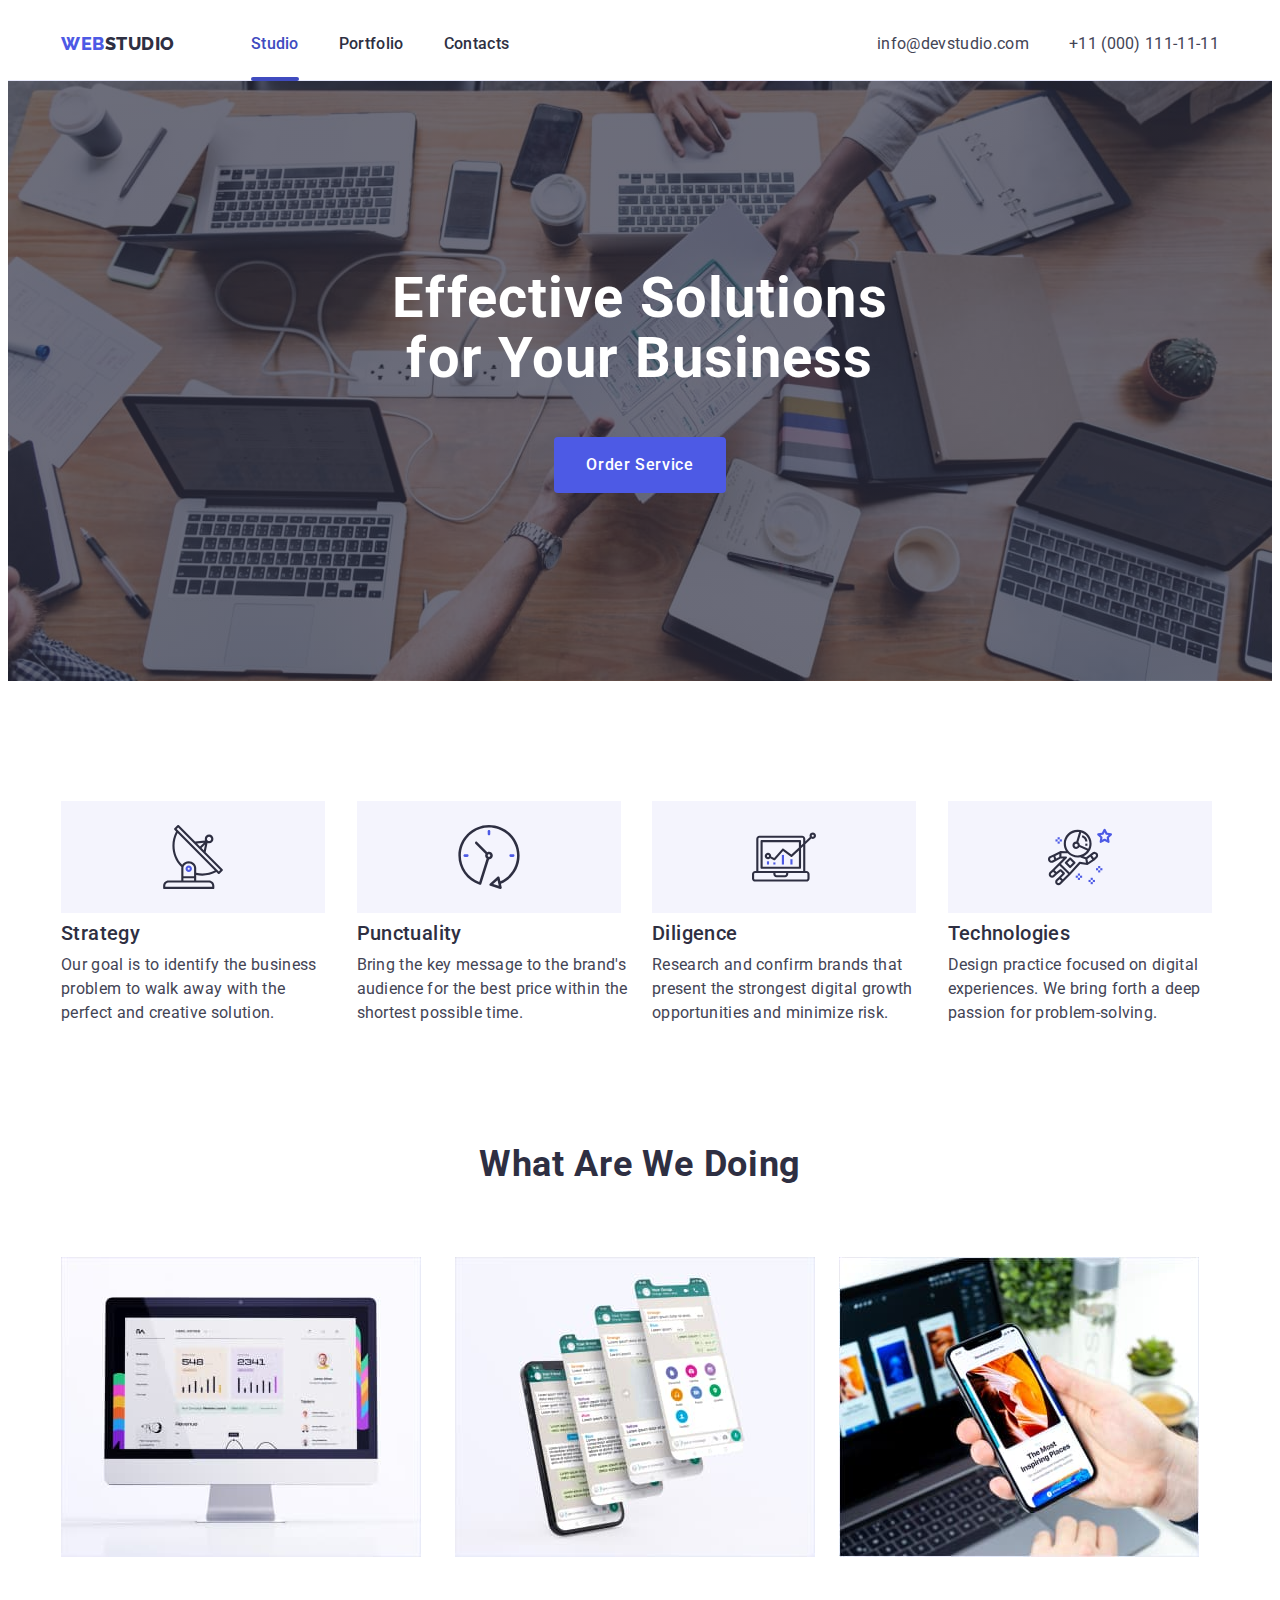
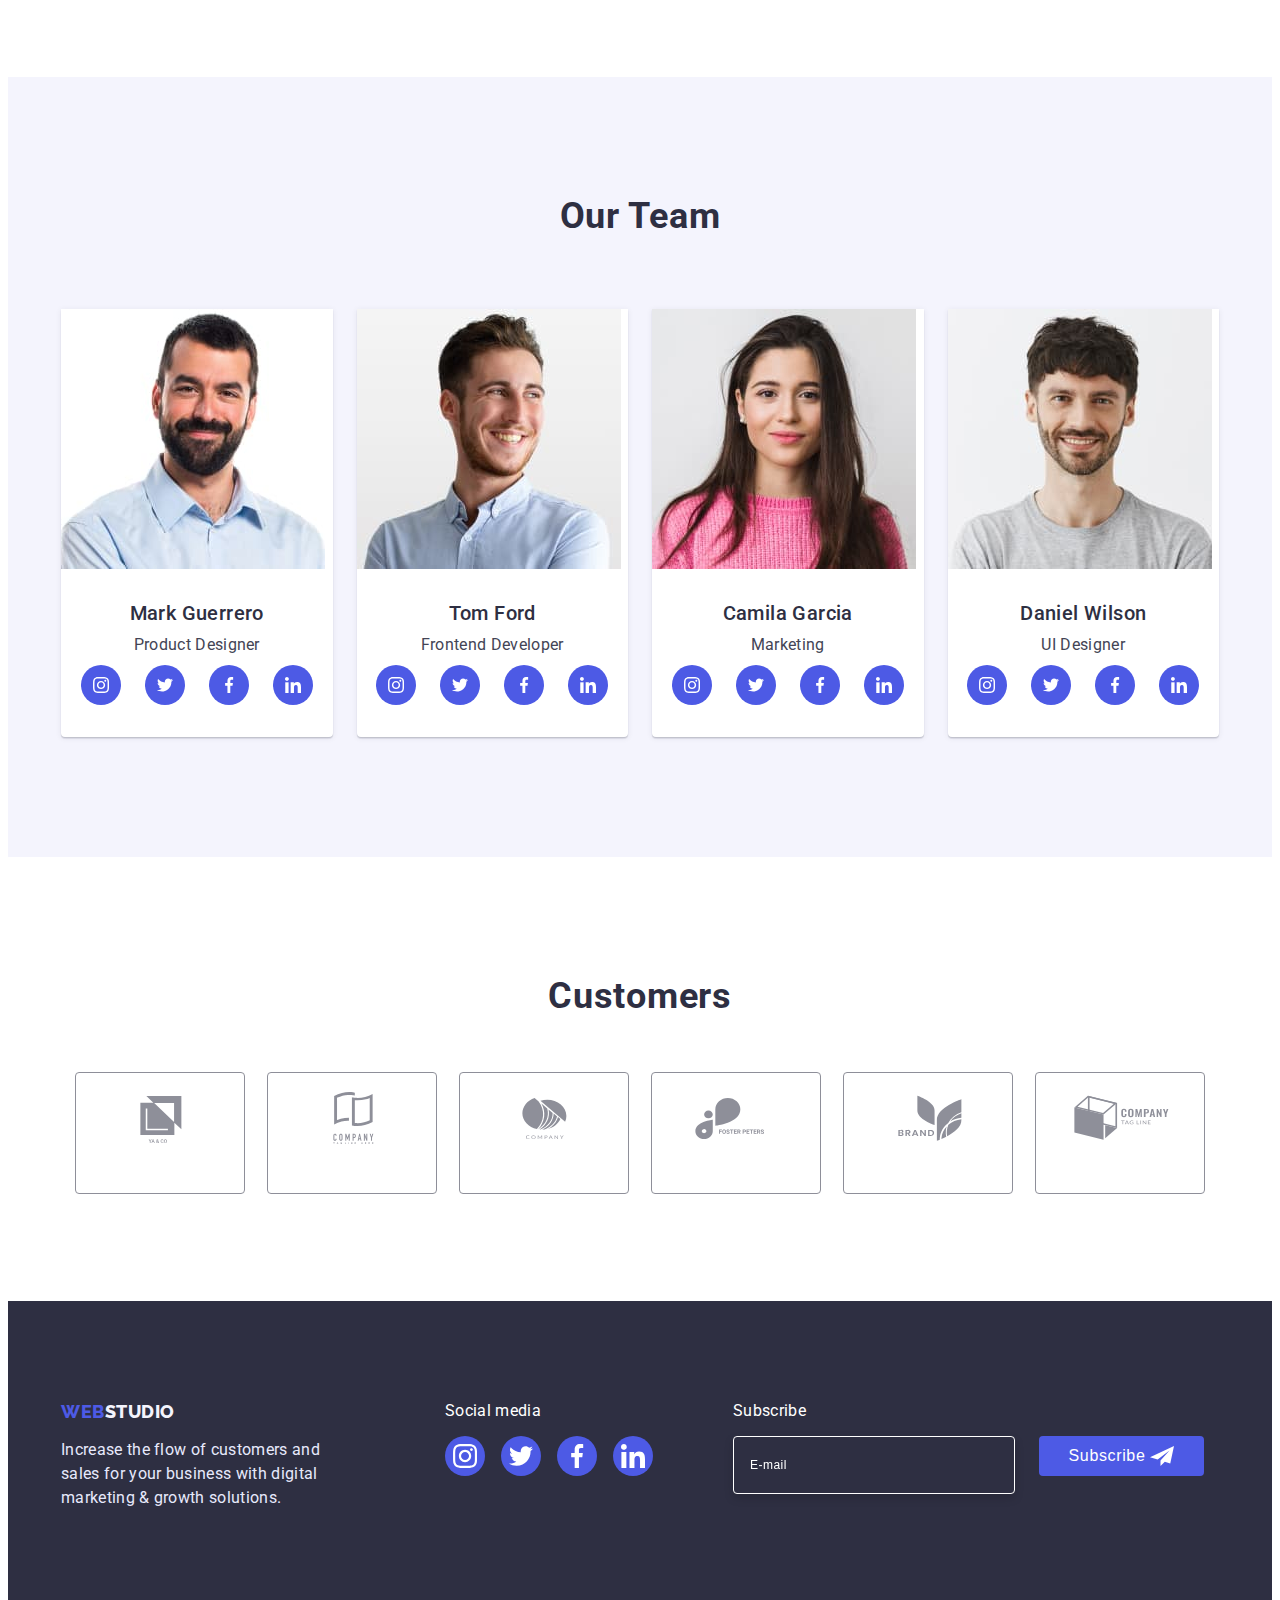
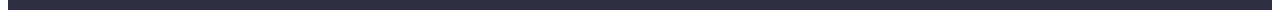
<file: index.html>
<!DOCTYPE html>
<html lang="en">
  <head>
    <meta charset="UTF-8" />
    <meta http-equiv="X-UA-Compatible" content="IE=edge" />
    <meta name="viewport" content="width=device-width, initial-scale=1.0" />
    <title>WebStudio</title>
    <link rel="preconnect" href="https://fonts.googleapis.com" />
    <link rel="preconnect" href="https://fonts.gstatic.com" crossorigin />
    <link
      href="https://fonts.googleapis.com/css2?family=Raleway:wght@800&family=Roboto:wght@400;500;700&display=swap"
      rel="stylesheet"
    />
    <link
      rel="stylesheet"
      href="https://cdnjs.cloudflare.com/ajax/libs/modern-normalize/1.1.0/modern-normalize.min.css"
      integrity="sha512-wpPYUAdjBVSE4KJnH1VR1HeZfpl1ub8YT/NKx4PuQ5NmX2tKuGu6U/JRp5y+Y8XG2tV+wKQpNHVUX03MfMFn9Q=="
      crossorigin="anonymous"
      referrerpolicy="no-referrer"
    />
    <link rel="stylesheet" href="./css/styles.css" />
  </head>
  <body class="pages">
    <!-- шапка -->
    <header class="header">
      <div class="container header-container">
        <nav class="header-navigation">
          <a href="./index.html" class="logo link"
            >Web<span class="logo-studio">Studio</span></a
          >
          <ul class="header-list list">
            <li class="header-item">
              <a class="header-link link bottom-line box" href="./index.html"
                >Studio</a
              >
            </li>
            <li class="header-item">
              <a class="header-link link box" href="./portfolio.html"
                >Portfolio</a
              >
            </li>
            <li class="header-item">
              <a class="header-link link box" href="">Contacts</a>
            </li>
          </ul>
        </nav>
        <address class="address">
          <ul class="address-list list">
            <li class="address-item">
              <a class="address-link link box" href="mailto:info@devstudio.com"
                >info@devstudio.com</a
              >
            </li>
            <li class="address-item">
              <a class="address-link link box" href="tel:+110001111111"
                >+11 (000) 111-11-11</a
              >
            </li>
          </ul>
        </address>
      </div>
    </header>
    <main>
      <!-- секція 1- hero -->
      <section class="hero">
        <div class="container hero-container">
          <h1 class="hero-title">Effective Solutions for Your Business</h1>
          <button type="button" class="hero-button box" data-modal-open>
            Order Service
          </button>
        </div>
      </section>
      <!-- секція 2  advantages-->
      <section class="advantages">
        <h2 hidden class="advantages-title">Advantages</h2>
        <div class="container advantages-container">
          <ul class="advantages-list list">
            <li class="advantages-item">
              <div class="abvantages-wrapper">
                <svg width="64" height="64" class="adventages-icon">
                  <use href="./images/icons.svg#icon-antenna"></use>
                </svg>
              </div>
              <h3 class="advantages-list-title title">Strategy</h3>
              <p class="advantages-text text">
                Our goal is to identify the business problem to walk away with
                the perfect and creative solution.
              </p>
            </li>
            <li class="advantages-item">
              <div class="abvantages-wrapper">
                <svg width="64" height="64" class="adventages-icon">
                  <use href="./images/icons.svg#icon-clock"></use>
                </svg>
              </div>
              <h3 class="advantages-list-title title">Punctuality</h3>
              <p class="advantages-text text">
                Bring the key message to the brand's audience for the best price
                within the shortest possible time.
              </p>
            </li>
            <li class="advantages-item">
              <div class="abvantages-wrapper">
                <svg width="64" height="64" class="adventages-icon">
                  <use href="./images/icons.svg#icon-diagram"></use>
                </svg>
              </div>
              <h3 class="advantages-list-title title">Diligence</h3>
              <p class="advantages-text text">
                Research and confirm brands that present the strongest digital
                growth opportunities and minimize risk.
              </p>
            </li>
            <li class="advantages-item">
              <div class="abvantages-wrapper">
                <svg width="64" height="64" class="adventages-icon">
                  <use href="./images/icons.svg#icon-astronaut"></use>
                </svg>
              </div>
              <h3 class="advantages-list-title title">Technologies</h3>
              <p class="advantages-text text">
                Design practice focused on digital experiences. We bring forth a
                deep passion for problem-solving.
              </p>
            </li>
          </ul>
        </div>
      </section>
      <!-- секція 3 examples -->
      <section class="examples">
        <div class="container">
          <h2 class="examples-title">What are we doing</h2>
          <ul class="examples-list list">
            <li class="examples-item">
              <img src="./images/img-1.jpg" alt="computer" width="360" />
            </li>
            <li>
              <img src="./images/img-2.jpg" alt="mobile phone" width="360" />
            </li>
            <li>
              <img
                src="./images/img-3.jpg"
                alt="mobile phone on hand"
                width="360"
              />
            </li>
          </ul>
        </div>
      </section>
      <!-- секція 4 team -->
      <section class="team">
        <div class="container">
          <h2 class="team-title">Our Team</h2>
          <ul class="team-list list">
            <li class="team-item">
              <img
                src="./images/img-4.jpg"
                alt="photo"
                class="team-img"
                width="264"
              />
              <div class="team-wrap">
                <h3 class="team-list-title title">Mark Guerrero</h3>
                <p class="team-text text">Product Designer</p>
                <ul class="team-social-list list">
                  <li class="team-social-iteam">
                    <a href="" class="team-social-link link box"
                      ><svg width="16" height="16" class="team-social-icon">
                        <use href="./images/icons.svg#icon-instagram"></use>
                      </svg>
                    </a>
                  </li>
                  <li class="team-social-iteam">
                    <a href="" class="team-social-link link box">
                      <svg width="16" height="16" class="team-social-icon">
                        <use href="./images/icons.svg#icon-twitter"></use>
                      </svg>
                    </a>
                  </li>
                  <li class="team-social-iteam">
                    <a href="" class="team-social-link link box"
                      ><svg width="16" height="16" class="team-social-icon">
                        <use href="./images/icons.svg#icon-facebook"></use>
                      </svg>
                    </a>
                  </li>
                  <li class="team-social-iteam">
                    <a href="" class="team-social-link link box"
                      ><svg width="16" height="16" class="team-social-icon">
                        <use href="./images/icons.svg#icon-linkedin"></use>
                      </svg>
                    </a>
                  </li>
                </ul>
              </div>
            </li>
            <li class="team-item">
              <img
                src="./images/img-5.jpg"
                alt="photo"
                class="team-img"
                width="264"
              />
              <div class="team-wrap">
                <h3 class="team-list-title title">Tom Ford</h3>
                <p class="team-text text">Frontend Developer</p>
                <ul class="team-social-list list">
                  <li class="team-social-iteam">
                    <a href="" class="team-social-link link box"
                      ><svg width="16" height="16" class="team-social-icon">
                        <use href="./images/icons.svg#icon-instagram"></use>
                      </svg>
                    </a>
                  </li>
                  <li class="team-social-iteam">
                    <a href="" class="team-social-link link box">
                      <svg width="16" height="16" class="team-social-icon">
                        <use href="./images/icons.svg#icon-twitter"></use>
                      </svg>
                    </a>
                  </li>
                  <li class="team-social-iteam">
                    <a href="" class="team-social-link link box"
                      ><svg width="16" height="16" class="team-social-icon">
                        <use href="./images/icons.svg#icon-facebook"></use>
                      </svg>
                    </a>
                  </li>
                  <li class="team-social-iteam">
                    <a href="" class="team-social-link link box"
                      ><svg width="16" height="16" class="team-social-icon">
                        <use href="./images/icons.svg#icon-linkedin"></use>
                      </svg>
                    </a>
                  </li>
                </ul>
              </div>
            </li>
            <li class="team-item">
              <img
                src="./images/img-6.jpg"
                alt="photo"
                class="team-img"
                width="264"
              />
              <div class="team-wrap">
                <h3 class="team-list-title title">Camila Garcia</h3>
                <p class="team-text text">Marketing</p>
                <ul class="team-social-list list">
                  <li class="team-social-iteam">
                    <a href="" class="team-social-link link box"
                      ><svg width="16" height="16" class="team-social-icon">
                        <use href="./images/icons.svg#icon-instagram"></use>
                      </svg>
                    </a>
                  </li>
                  <li class="team-social-iteam">
                    <a href="" class="team-social-link link box">
                      <svg width="16" height="16" class="team-social-icon">
                        <use href="./images/icons.svg#icon-twitter"></use>
                      </svg>
                    </a>
                  </li>
                  <li class="team-social-iteam">
                    <a href="" class="team-social-link link box"
                      ><svg width="16" height="16" class="team-social-icon">
                        <use href="./images/icons.svg#icon-facebook"></use>
                      </svg>
                    </a>
                  </li>
                  <li class="team-social-iteam">
                    <a href="" class="team-social-link link box"
                      ><svg width="16" height="16" class="team-social-icon">
                        <use href="./images/icons.svg#icon-linkedin"></use>
                      </svg>
                    </a>
                  </li>
                </ul>
              </div>
            </li>
            <li class="team-item">
              <img
                src="./images/img-7.jpg"
                alt="photo"
                class="team-img"
                width="264"
              />
              <div class="team-wrap">
                <h3 class="team-list-title title">Daniel Wilson</h3>
                <p class="team-text text">UI Designer</p>
                <ul class="team-social-list list">
                  <li class="team-social-iteam">
                    <a href="" class="team-social-link link box"
                      ><svg width="16" height="16" class="team-social-icon">
                        <use href="./images/icons.svg#icon-instagram"></use>
                      </svg>
                    </a>
                  </li>
                  <li class="team-social-iteam">
                    <a href="" class="team-social-link link box">
                      <svg width="16" height="16" class="team-social-icon">
                        <use href="./images/icons.svg#icon-twitter"></use>
                      </svg>
                    </a>
                  </li>
                  <li class="team-social-iteam">
                    <a href="" class="team-social-link link box"
                      ><svg width="16" height="16" class="team-social-icon">
                        <use href="./images/icons.svg#icon-facebook"></use>
                      </svg>
                    </a>
                  </li>
                  <li class="team-social-iteam">
                    <a href="" class="team-social-link link box"
                      ><svg width="16" height="16" class="team-social-icon">
                        <use href="./images/icons.svg#icon-linkedin"></use>
                      </svg>
                    </a>
                  </li>
                </ul>
              </div>
            </li>
          </ul>
        </div>
      </section>
      <!-- секція 5 -customers -->
      <section class="customers">
        <div class="container">
          <h2 class="customers-title">Customers</h2>
          <ul class="customers-list list">
            <li class="customers-item">
              <a class="link-icon box" href="">
                <svg width="104" height="56" class="customers-icon">
                  <use href="./images/icons.svg#icon-logo-customers-1"></use>
                </svg>
              </a>
            </li>
            <li class="customers-item">
              <a class="link-icon" href="">
                <svg width="104" height="56" class="customers-icon box">
                  <use href="./images/icons.svg#icon-logo-customers-2"></use>
                </svg>
              </a>
            </li>
            <li class="customers-item">
              <a class="link-icon" href="">
                <svg width="104" height="56" class="customers-icon box">
                  <use href="./images/icons.svg#icon-logo-customers-3"></use>
                </svg>
              </a>
            </li>
            <li class="customers-item">
              <a class="link-icon" href="">
                <svg width="104" height="56" class="customers-icon box">
                  <use href="./images/icons.svg#icon-logo-customers-4"></use>
                </svg>
              </a>
            </li>
            <li class="customers-item">
              <a class="link-icon" href="">
                <svg width="104" height="56" class="customers-icon box">
                  <use href="./images/icons.svg#icon-logo-customers-5"></use>
                </svg>
              </a>
            </li>
            <li class="customers-item">
              <a class="link-icon" href="">
                <svg width="104" height="56" class="customers-icon box">
                  <use href="./images/icons.svg#icon-logo-customers-6"></use>
                </svg>
              </a>
            </li>
          </ul>
        </div>
      </section>
    </main>
    <!-- підвал -->
    <footer class="footer">
      <div class="container">
        <div>
          <a href="./index.html" class="logo-footer link"
            >Web<span class="logo-footer-studio">Studio</span></a
          >
          <p class="footer-text text">
            Increase the flow of customers and sales for your business with
            digital marketing & growth solutions.
          </p>
        </div>
        <div class="footer-container">
          <p class="footer-text-icon">Social media</p>
          <ul class="footer-social-list list">
            <li class="footer-social-iteam">
              <a href="" class="footer-social-link link box"
                ><svg width="24" height="24" class="footer-social-icon">
                  <use href="./images/icons.svg#icon-instagram"></use>
                </svg>
              </a>
            </li>
            <li class="footer-social-iteam">
              <a href="" class="footer-social-link link box">
                <svg width="24" height="24" class="footer-social-icon">
                  <use href="./images/icons.svg#icon-twitter"></use>
                </svg>
              </a>
            </li>
            <li class="footer-social-iteam">
              <a href="" class="footer-social-link link box"
                ><svg width="24" height="24" class="footer-social-icon">
                  <use href="./images/icons.svg#icon-facebook"></use>
                </svg>
              </a>
            </li>
            <li class="footer-social-iteam">
              <a href="" class="footer-social-link link box"
                ><svg width="24" height="24" class="footer-social-icon">
                  <use href="./images/icons.svg#icon-linkedin"></use>
                </svg>
              </a>
            </li>
          </ul>
        </div>
        <div class="form-wrap">
          <p class="footer-text-icon">Subscribe</p>
          <form class="footer-form">
            <label aria-label="footer-email">
              <input
                type="email"
                name="email"
                class="footer-intup"
                placeholder="E-mail"
              />
            </label>
            <button class="footer-button box" type="submit">
              Subscribe
              <span>
                <svg width="24" height="24" class="">
                  <use href="./images/icons.svg#icon-frame-telegram"></use>
                </svg>
              </span>
            </button>
          </form>
        </div>
      </div>
    </footer>
    <div class="backdrop is-hidden" data-modal>
      <div class="modal">
        <button type="button" class="modal-close" data-modal-close>
          <svg width="8px" height="8px" class="modal-icon">
            <use href="./images/icons.svg#icon-close"></use>
          </svg>
        </button>
        <p class="modal-title">Leave your contacts and we will call you back</p>
        <form class="modal-form">
          <label class="modal-label box">
            <span class="modal-span">Name</span
            ><span class="modal-wrap">
              <input
                type="text"
                name="user-name"
                class="modal-input"
                required
              />
              <svg width="13" height="13" class="modal-icon-svg">
                <use href="./images/icons.svg#icon-modal-1"></use>
              </svg>
            </span>
          </label>
          <label class="modal-label box">
            <span class="modal-span">Phone</span
            ><span class="modal-wrap">
              <input
                type="tel"
                name="user-phone"
                class="modal-input"
                required
              />
              <svg width="18" height="24" class="modal-icon-svg">
                <use href="./images/icons.svg#icon-modal-2"></use>
              </svg>
            </span>
          </label>
          <label class="modal-label box">
            <span class="modal-span">Email</span
            ><span class="modal-wrap box">
              <input type="email" name="user-email" class="modal-input" />
              <svg width="18" height="24" class="modal-icon-svg">
                <use href="./images/icons.svg#icon-modal-3"></use>
              </svg>
            </span>
          </label>
          <label class="modal-label box">
            <span class="modal-span">Comment</span>
            <textarea
              name="Comment"
              class="modal-textarea"
              placeholder="Text input"
            ></textarea>
          </label>
          <div class="modal-wrap">
            <input
              class="input-check visually-hidden"
              id="privicy"
              name="privicy"
              type="checkbox"
              value="true"
            />
            <label for="privicy" class="label-choice box"
              ><span class="check-text">
                <svg width="10" height="8" class="icon-chekbox">
                  <use href="./images/icons.svg#icon-chekbox"></use>
                </svg>
              </span>
              I accept the terms and conditions of the
              <a href="" class="privacy-link">Privacy Policy</a></label
            >
          </div>
          <button type="submit" class="modal-button box">Send</button>
        </form>
      </div>
    </div>
    <script src="./js/modal.js"></script>
  </body>
</html>
</file>
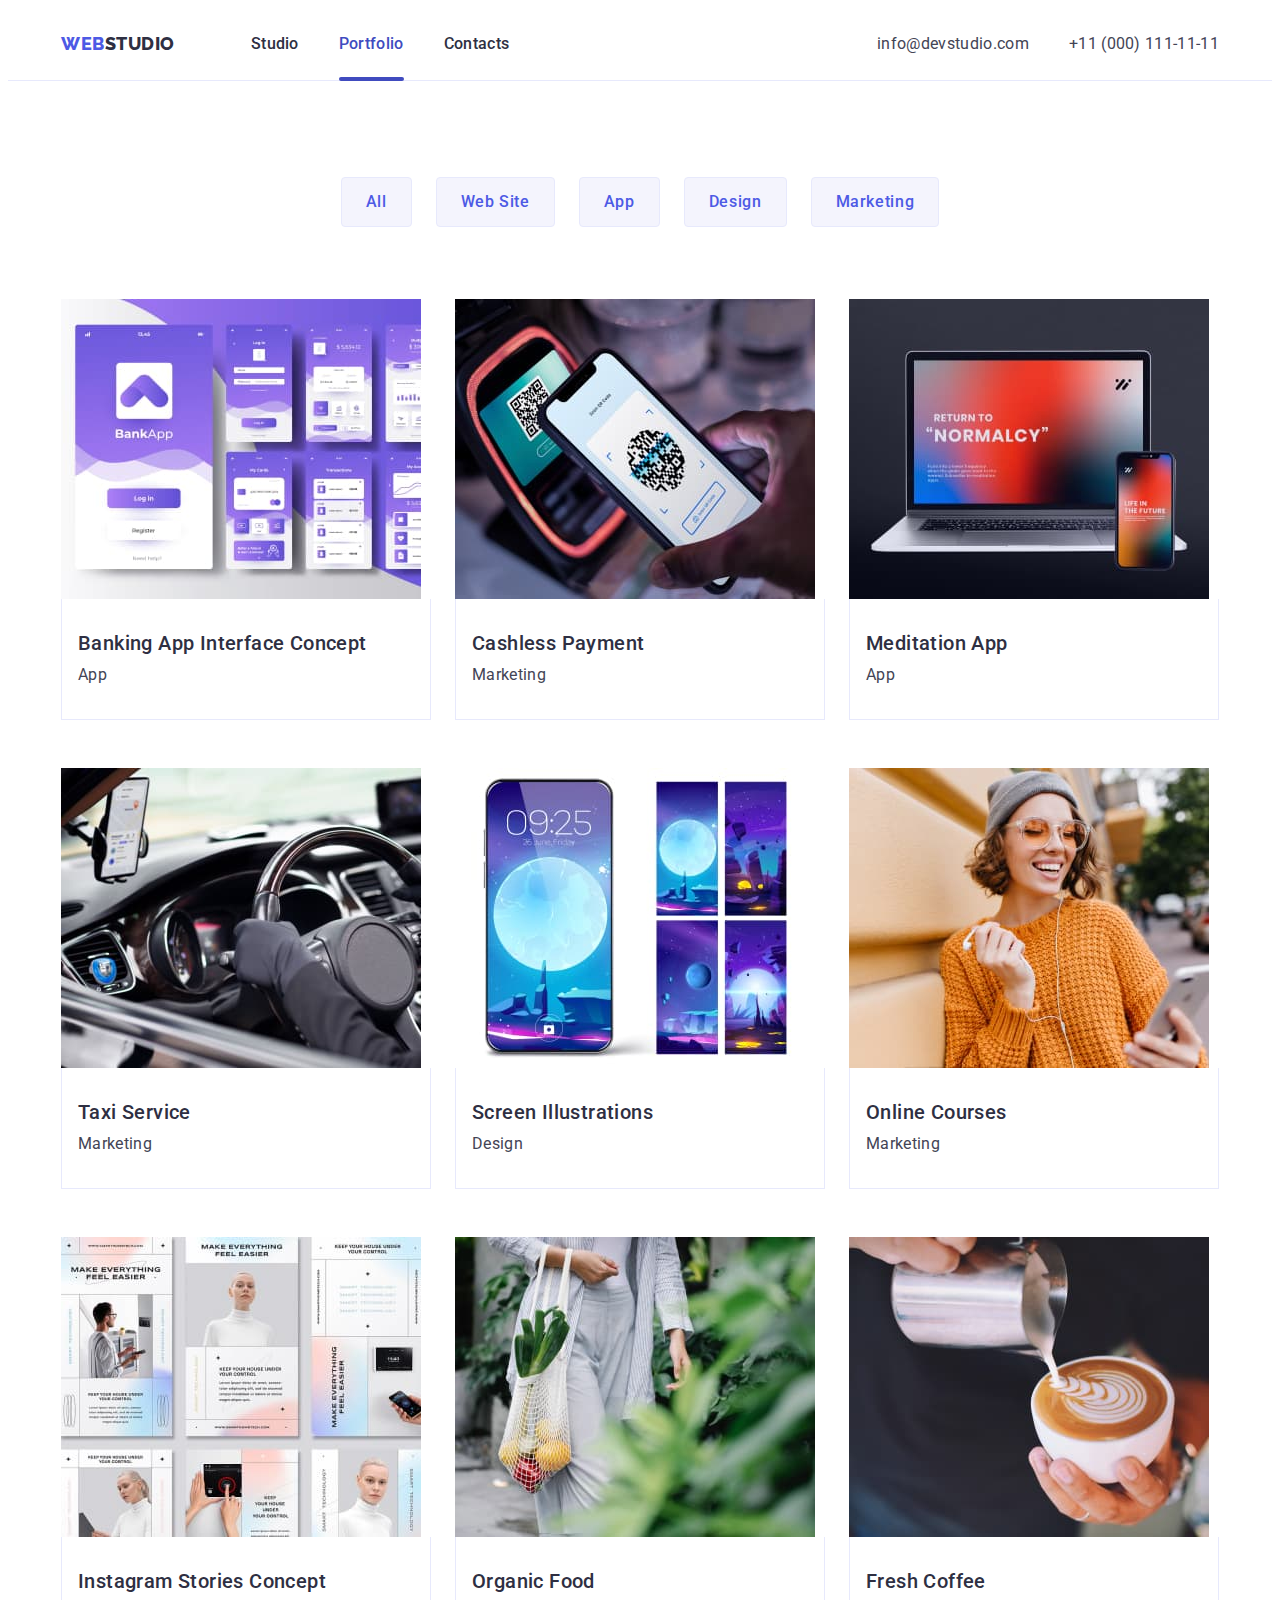
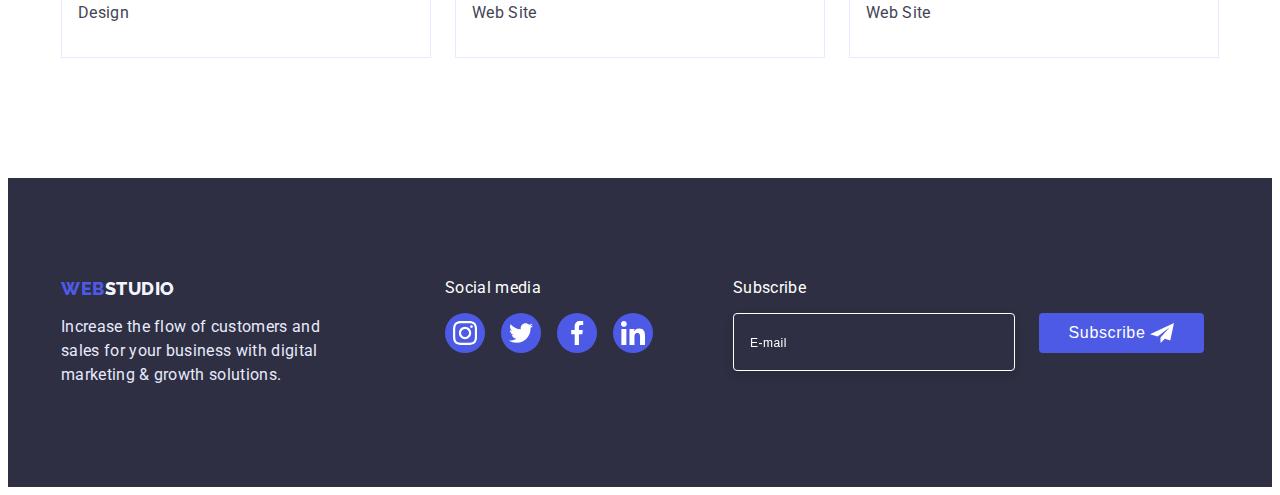
<file: portfolio.html>
<!DOCTYPE html>
<html lang="en">
  <head>
    <meta charset="UTF-8" />
    <meta http-equiv="X-UA-Compatible" content="IE=edge" />
    <meta name="viewport" content="width=device-width, initial-scale=1.0" />
    <title>Portfolio</title>
    <link rel="preconnect" href="https://fonts.googleapis.com" />
    <link rel="preconnect" href="https://fonts.gstatic.com" crossorigin />
    <link
      href="https://fonts.googleapis.com/css2?family=Raleway:wght@800&family=Roboto:wght@400;500;700&display=swap"
      rel="stylesheet"
    />
    <link
      rel="stylesheet"
      href="https://cdnjs.cloudflare.com/ajax/libs/modern-normalize/1.1.0/modern-normalize.min.css"
      integrity="sha512-wpPYUAdjBVSE4KJnH1VR1HeZfpl1ub8YT/NKx4PuQ5NmX2tKuGu6U/JRp5y+Y8XG2tV+wKQpNHVUX03MfMFn9Q=="
      crossorigin="anonymous"
      referrerpolicy="no-referrer"
    />
    <link rel="stylesheet" href="./css/styles.css" />
  </head>
  <body>
    <!-- шапка -->
    <header class="header">
      <div class="container header-container">
        <nav class="header-navigation">
          <a href="./index.html" class="logo link"
            >Web<span class="logo-studio">Studio</span></a
          >
          <ul class="header-list list">
            <li class="header-item">
              <a class="header-link link box" href="./index.html">Studio</a>
            </li>
            <li class="header-item">
              <a
                class="header-link link bottom-line box"
                href="./portfolio.html"
                >Portfolio</a
              >
            </li>
            <li class="header-item">
              <a class="header-link link box" href="">Contacts</a>
            </li>
          </ul>
        </nav>
        <address class="address">
          <ul class="address-list list">
            <li class="address-item">
              <a class="address-link link box" href="mailto:info@devstudio.com"
                >info@devstudio.com</a
              >
            </li>
            <li class="address-item">
              <a class="address-link link box" href="tel:+110001111111"
                >+11 (000) 111-11-11</a
              >
            </li>
          </ul>
        </address>
      </div>
    </header>
    <main>
      <!-- main-->
      <section class="portfolio">
        <div class="container">
          <h1 class="portfolio-primary-title" hidden>Portfolio</h1>
          <ul class="portfolio-list list">
            <li class="portfolio-item">
              <button type="button" class="portfolio-button box">All</button>
            </li>
            <li class="portfolio-item">
              <button type="button" class="portfolio-button box">
                Web Site
              </button>
            </li>
            <li class="portfolio-item">
              <button type="button" class="portfolio-button box">App</button>
            </li>
            <li class="portfolio-item">
              <button type="button" class="portfolio-button box">Design</button>
            </li>
            <li class="portfolio-item">
              <button type="button" class="portfolio-button box">
                Marketing
              </button>
            </li>
          </ul>
        </div>
        <div class="container work-container">
          <ul class="work-list list">
            <li class="work-item">
              <a href="" class="work-link link">
                <div class="overlay">
                  <img
                    width="360"
                    height="300"
                    src="./images/img-p1.jpg"
                    alt="bank app"
                  />
                  <p class="overlay-text">
                    14 Stylish and User-Friendly App Design Concepts · Task
                    Manager App · Calorie Tracker App · Exotic Fruit Ecommerce
                    App · Cloud Storage App
                  </p>
                </div>
                <div class="work-wrap">
                  <h2 class="work-title title">
                    Banking App Interface Concept
                  </h2>
                  <p class="work-text text">App</p>
                </div>
              </a>
            </li>
            <li class="work-item">
              <a href="" class="work-link link">
                <div class="overlay">
                  <img
                    width="360"
                    height="300"
                    src="./images/img-p2.jpg"
                    alt="phon"
                  />
                  <p class="overlay-text">
                    14 Stylish and User-Friendly App Design Concepts · Task
                    Manager App · Calorie Tracker App · Exotic Fruit Ecommerce
                    App · Cloud Storage App
                  </p>
                </div>
                <div class="work-wrap">
                  <h2 class="work-title title">Cashless Payment</h2>
                  <p class="work-text text">Marketing</p>
                </div>
              </a>
            </li>
            <li class="work-item">
              <a href="" class="work-link link">
                <div class="overlay">
                  <img
                    width="360"
                    height="300"
                    src="./images/img-p3.jpg"
                    alt="laptop"
                  />
                  <p class="overlay-text">
                    14 Stylish and User-Friendly App Design Concepts · Task
                    Manager App · Calorie Tracker App · Exotic Fruit Ecommerce
                    App · Cloud Storage App
                  </p>
                </div>
                <div class="work-wrap">
                  <h2 class="work-title title">Meditation App</h2>
                  <p class="work-text text">App</p>
                </div>
              </a>
            </li>
            <li class="work-item">
              <a href="" class="work-link link">
                <div class="overlay">
                  <img
                    width="360"
                    height="300"
                    src="./images/img-p4.jpg"
                    alt="car"
                  />
                  <p class="overlay-text">
                    14 Stylish and User-Friendly App Design Concepts · Task
                    Manager App · Calorie Tracker App · Exotic Fruit Ecommerce
                    App · Cloud Storage App
                  </p>
                </div>
                <div class="work-wrap">
                  <h2 class="work-title title">Taxi Service</h2>
                  <p class="work-text text">Marketing</p>
                </div>
              </a>
            </li>
            <li class="work-item">
              <a href="" class="work-link link">
                <div class="overlay">
                  <img
                    width="360"
                    height="300"
                    src="./images/img-p5.jpg"
                    alt="mobile phone"
                  />
                  <p class="overlay-text">
                    14 Stylish and User-Friendly App Design Concepts · Task
                    Manager App · Calorie Tracker App · Exotic Fruit Ecommerce
                    App · Cloud Storage App
                  </p>
                </div>
                <div class="work-wrap">
                  <h2 class="work-title title">Screen Illustrations</h2>
                  <p class="work-text text">Design</p>
                </div>
              </a>
            </li>
            <li class="work-item">
              <a href="" class="work-link link">
                <div class="overlay">
                  <img
                    width="360"
                    height="300"
                    src="./images/img-p6.jpg"
                    alt="girl"
                  />
                  <p class="overlay-text">
                    14 Stylish and User-Friendly App Design Concepts · Task
                    Manager App · Calorie Tracker App · Exotic Fruit Ecommerce
                    App · Cloud Storage App
                  </p>
                </div>
                <div class="work-wrap">
                  <h2 class="work-title title">Online Courses</h2>
                  <p class="work-text text">Marketing</p>
                </div>
              </a>
            </li>
            <li class="work-item">
              <a href="" class="work-link link">
                <div class="overlay">
                  <img
                    width="360"
                    height="300"
                    src="./images/img-p7.jpg"
                    alt="instagrame stories"
                  />
                  <p class="overlay-text">
                    14 Stylish and User-Friendly App Design Concepts · Task
                    Manager App · Calorie Tracker App · Exotic Fruit Ecommerce
                    App · Cloud Storage App
                  </p>
                </div>
                <div class="work-wrap">
                  <h2 class="work-title title">Instagram Stories Concept</h2>
                  <p class="work-text text">Design</p>
                </div>
              </a>
            </li>
            <li class="work-item">
              <a href="" class="work-link link">
                <div class="overlay">
                  <img
                    width="360"
                    height="300"
                    src="./images/img-p8.jpg"
                    alt="food"
                  />
                  <p class="overlay-text">
                    14 Stylish and User-Friendly App Design Concepts · Task
                    Manager App · Calorie Tracker App · Exotic Fruit Ecommerce
                    App · Cloud Storage App
                  </p>
                </div>
                <div class="work-wrap">
                  <h2 class="work-title title">Organic Food</h2>
                  <p class="work-text text">Web Site</p>
                </div>
              </a>
            </li>
            <li class="work-item">
              <a href="" class="work-link link">
                <div class="overlay">
                  <img
                    width="360"
                    height="300"
                    src="./images/img-p9.jpg"
                    alt="cofee"
                  />
                  <p class="overlay-text">
                    14 Stylish and User-Friendly App Design Concepts · Task
                    Manager App · Calorie Tracker App · Exotic Fruit Ecommerce
                    App · Cloud Storage App
                  </p>
                </div>
                <div class="work-wrap">
                  <h2 class="work-title title">Fresh Coffee</h2>
                  <p class="work-text text">Web Site</p>
                </div>
              </a>
            </li>
          </ul>
        </div>
      </section>
    </main>
    <!-- футер -->
    <footer class="footer">
      <div class="container">
        <div>
          <a href="./index.html" class="logo-footer link"
            >Web<span class="logo-footer-studio">Studio</span></a
          >
          <p class="footer-text text">
            Increase the flow of customers and sales for your business with
            digital marketing & growth solutions.
          </p>
        </div>
        <div class="footer-container">
          <p class="footer-text-icon">Social media</p>
          <ul class="footer-social-list list">
            <li class="footer-social-iteam">
              <a href="" class="footer-social-link link"
                ><svg width="24px" height="24px" class="footer-social-icon">
                  <use href="./images/icons.svg#icon-instagram"></use>
                </svg>
              </a>
            </li>
            <li class="footer-social-iteam">
              <a href="" class="footer-social-link link">
                <svg width="24px" height="24px" class="footer-social-icon">
                  <use href="./images/icons.svg#icon-twitter"></use>
                </svg>
              </a>
            </li>
            <li class="footer-social-iteam">
              <a href="" class="footer-social-link link"
                ><svg width="24px" height="24px" class="footer-social-icon">
                  <use href="./images/icons.svg#icon-facebook"></use>
                </svg>
              </a>
            </li>
            <li class="footer-social-iteam">
              <a href="" class="footer-social-link link"
                ><svg width="24px" height="24px" class="footer-social-icon">
                  <use href="./images/icons.svg#icon-linkedin"></use>
                </svg>
              </a>
            </li>
          </ul>
        </div>
        <div class="form-wrap">
          <p class="footer-text-icon">Subscribe</p>
          <form class="footer-form">
            <label aria-label="footer-email">
              <input
                type="email"
                name="email"
                class="footer-intup"
                placeholder="E-mail"
              />
            </label>
            <button class="footer-button box" type="submit">
              Subscribe
              <span>
                <svg width="24" height="24" class="">
                  <use href="./images/icons.svg#icon-frame-telegram"></use>
                </svg>
              </span>
            </button>
          </form>
        </div>
      </div>
    </footer>
  </body>
</html>
</file>
<file: css/styles.css>
:root {
  --primary-text-color: #434455;
  --title-text-color: #2e2f42;
  --footer-text-cololr: #e7e9fc;
  --focus-text-color: #4d5ae5;
  --primary-bg-color: #ffffff;
  --button-bg-cololr: #f4f4fd;
  --hover-focus-color: #404bbf;
  --bg-hero-color: rgba(46, 47, 66, 0.7), rgba(46, 47, 66, 0.7);
  --focus-icon-footer-color: #31d0aa;
  --icon-color: #8e8f99;
}
body {
  background-color: var(--primary-bg-color);
  color: var(--primary-text-color);
  font-family: Roboto, sans-serif;
  letter-spacing: 0.02em;
}

.list {
  margin: 0;
  padding: 0;
  list-style: none;
}
h1,
h2,
h3,
h4,
h5,
h6,
p {
  margin: 0;
  padding: 0;
}
img {
  display: block;
  max-width: 100%;
}
button {
  cursor: pointer;
}
.container {
  /* outline: 2px solid tomato; */
  width: 1158px;
  margin: 0 auto;
  padding-left: 15px;
  padding-right: 15px;
}

.link {
  text-decoration: none;
}
.title {
  color: var(--title-text-color);
  font-weight: 500;
  font-size: 20px;
  line-height: 1.2;
  letter-spacing: 0.02em;
  margin-bottom: 8px;
}
.no-scroll {
  overflow: hidden;
}
.text {
  font-size: 16px;
  line-height: 1.5;
  letter-spacing: 0.02em;
}
.visually-hidden {
  position: absolute;
  width: 1px;
  height: 1px;
  margin: -1px;
  border: 0;
  padding: 0;

  white-space: nowrap;
  clip-path: inset(100%);
  clip: rect(0 0 0 0);
  overflow: hidden;
}
.box {
  /* transition-property: transition-duration, transition-timing-function; */
  transition-duration: 250ms;
  transition-timing-function: cubic-bezier(0.4, 0, 0.2, 1);
}
/*======================================header=============================*/

.header {
  padding-top: 24px;
  padding-bottom: 24px;
  border-bottom: 1px solid #e7e9fc;
}

.header-container {
  display: flex;
}

.header-navigation {
  display: flex;
  align-items: center;
  margin-right: auto;
}

.logo {
  color: var(--focus-text-color);
  font-family: "Raleway", sans-serif;
  font-weight: 800;
  font-size: 18px;
  line-height: 1.17;
  letter-spacing: 0.03em;
  text-decoration: none;
  text-transform: uppercase;
  margin-right: 76px;
}
.logo-studio {
  color: var(--title-text-color);
}
.header-list {
  font-weight: 500;
  font-size: 16px;
  line-height: 1.5;
  letter-spacing: 0.02em;

  display: flex;
  gap: 40px;
}

.header-item {
  /* position: relative; */
}

.header-link {
  color: var(--title-text-color);
  display: block;
}
.bottom-line {
  position: relative;
  color: var(--hover-focus-color);
}
.bottom-line::after {
  position: absolute;
  content: "";
  width: 100%;
  height: 4px;
  bottom: -25px;
  background: #404bbf;
  border-radius: 2px;
  display: block;
}
.header-link:hover,
.header-link:focus {
  color: var(--hover-focus-color);
}
.address {
  font-style: normal;
}

.address-list {
  display: flex;
  gap: 40px;
}
.address-item {
}
.address-link {
  color: var(--primary-text-color);
  font-size: 16px;
  line-height: 1.5;
  letter-spacing: 0.02em;
}
.address-link:hover,
.address-link:focus {
  color: var(--hover-focus-color);
}
/* ===========herro============= */
.hero {
  background-color: var(--title-text-color);
  background-image: linear-gradient(
      rgba(46, 47, 66, 0.7),
      rgba(46, 47, 66, 0.7)
    ),
    url(../images/people-office.jpg);
  background-repeat: no-repeat;
  background-size: cover;
  background-position: center;
  padding-top: 188px;
  padding-bottom: 188px;
  text-align: center;
  max-width: 1440px;
  margin-left: auto;
  margin-right: auto;
}
.hero-container {
}
.hero-title {
  color: var(--primary-bg-color);
  font-size: 56px;
  line-height: 1.07;
  letter-spacing: 0.02em;

  max-width: 497px;
  text-align: center;
  margin: 0 auto;
  margin-bottom: 48px;
}
.hero-button {
  color: var(--primary-bg-color);
  background-color: var(--focus-text-color);
  font-family: "Roboto", sans-serif;
  font-weight: 500;
  font-size: 16px;
  line-height: 1.5;
  align-items: center;
  letter-spacing: 0.04em;
  cursor: pointer;
  padding: 16px 32px;
  min-width: 169px;

  display: inline-block;
  border-radius: 4px;
  border: none;
}
.hero-button:hover,
.hero-button:focus {
  background-color: var(--hover-focus-color);
}
/* =====================advantages========== */
.advantages {
  padding-top: 120px;
  padding-bottom: 120px;
}
.advantages-title {
}
.advantages-container {
}
.advantages-list {
  display: flex;
  gap: 24px;
}

.advantages-item {
  width: calc((100% - 72px) / 4);
}
.abvantages-wrapper {
  display: flex;
  justify-content: center;
  align-items: center;
  background-color: #f4f4fd;
  width: 264px;
  height: 112px;
  /* padding-top: 24px;
  padding-bottom: 24px; */
  margin-bottom: 8px;
}
.adventages-icon {
}
.advantages-list-title {
}
.advantages-text {
}
/* ==============================examples=============== */
.examples {
  padding-bottom: 120px;
}
.examples-title {
  color: var(--title-text-color);
  font-size: 36px;
  line-height: 1.11;
  letter-spacing: 0.02em;
  text-align: center;
  text-transform: capitalize;
  margin-bottom: 72px;
}
.examples-list {
  display: flex;
  gap: 24px;
}
.examples-item {
  width: calc((100% - 48px) / 3);
}
/* ====================team===================== */
.team {
  background-color: var(--button-bg-cololr);
  padding-top: 120px;
  padding-bottom: 120px;
  max-width: 1440px;
  margin-left: auto;
  margin-right: auto;
}
.container-team {
}
.team-title {
  color: var(--title-text-color);
  font-size: 36px;
  line-height: 1.11;
  letter-spacing: 0.02em;
  text-align: center;
  text-transform: capitalize;
  margin-bottom: 72px;
}
.team-list {
  display: flex;
  gap: 24px;
}
.team-item {
  background-color: var(--primary-bg-color);
  width: calc((100% - 72px) / 4);
  box-shadow: 0px 1px 6px rgba(46, 47, 66, 0.08),
    0px 1px 1px rgba(46, 47, 66, 0.16), 0px 2px 1px rgba(46, 47, 66, 0.08);
  border-radius: 0px 0px 4px 4px;
}
.team-img {
  /* margin-bottom: 32px; */
}
.team-wrap {
  padding: 32px 0;
}
.team-list-title {
  text-align: center;
  margin-bottom: 8px;
}
.team-text {
  text-align: center;
  margin-bottom: 8px;
}
.team-social-list {
  display: flex;
  justify-content: center;
  gap: 24px;
}
.team-social-iteam {
  width: 40px;
  height: 40px;
}
.team-social-link {
  display: flex;
  align-items: center;
  justify-content: center;
  width: 100%;
  height: 100%;
  border-radius: 50%;
  background-color: var(--focus-text-color);
  fill: #ffffff;
}
.team-social-link:hover,
.team-social-link:focus {
  background-color: var(--hover-focus-color);
}
.team-social-icon {
  /* width: 16px;
  height: 16px; */
}
/* ======================customers=============== */
.customers {
  padding-top: 120px;
  padding-bottom: 124px;
}
.customers-title {
  color: var(--title-text-color);
  text-align: center;
  font-size: 36px;
  line-height: 1.11;
  letter-spacing: 0.02em;
  text-transform: capitalize;
  margin-bottom: 72px;
}
.customers-list {
  display: flex;
  justify-content: center;
  align-items: center;
  gap: 24px;
}

.customers-item {
  display: flex;
  justify-content: center;
  align-items: center;
  width: 168px;
  height: 88px;
}
.link-icon {
  width: 100%;
  height: 100%;
  padding: 16px 32px;
  fill: var(--icon-color);
  border: 1px solid #8e8f99;
  border-radius: 4px;
  border-color: var(--icon-color);
}
.link-icon:hover,
.link-icon:focus {
  border-color: var(--hover-focus-color);
}
.link-icon:hover,
.link-icon:focus {
  fill: var(--hover-focus-color);
}

/* ======================portfolio=============== */
.portfolio {
  padding-top: 96px;
  padding-bottom: 120px;
}
.portfolio-primary-title {
}

.portfolio-list {
  margin-bottom: 72px;
  display: flex;
  justify-content: center;
  gap: 24px;
}
.portfolio-item {
}
.portfolio-button {
  font-family: "Roboto", sans-serif;
  font-weight: 500;
  font-size: 16px;
  line-height: 1.5;
  letter-spacing: 0.04em;
  color: var(--focus-text-color);
  background-color: var(--button-bg-cololr);
  cursor: pointer;
  padding: 12px 24px;

  border-radius: 4px;
  border: 1px solid #e7e9fc;
}
.portfolio-button:hover,
.portfolio-button:focus {
  color: var(--primary-bg-color);
  background-color: var(--hover-focus-color);
  box-shadow: 0px 3px 1px rgba(0, 0, 0, 0.1), 0px 2px 1px rgba(0, 0, 0, 0.08),
    0px 2px 2px rgba(0, 0, 0, 0.12);
  border-color: var(--hover-focus-color);
}
.work-list {
  display: flex;
  flex-wrap: wrap;
  gap: 48px 24px;
}
.work-item {
  width: calc((100% - 48px) / 3);
}
.overlay {
  position: relative;
  overflow: hidden;
}
.overlay-text {
  position: absolute;
  top: 0;
  padding: 40px;
  min-width: 298px;
  height: 100%;
  color: var(--primary-bg-color);
  background-color: var(--hover-focus-color);
  transform: translateY(100%);
  transition: transform 250ms linear;
  transition-timing-function: cubic-bezier(0.4, 0, 0.2, 1);
  overflow: auto;
  /* opacity: 0; */
}
.work-link:hover .overlay-text,
.work-link:focus .overlay-text {
  transform: translate(0);
  /* opacity: 1; */
}
.work-link:hover,
.work-link:focus {
  box-shadow: 0px 1px 6px rgba(46, 47, 66, 0.08),
    0px 1px 1px rgba(46, 47, 66, 0.16), 0px 2px 1px rgba(46, 47, 66, 0.08);
}
.work-link {
  display: block;
}
.work-wrap {
  padding: 32px 0 32px 16px;
  border-left: 1px solid #e7e9fc;
  border-right: 1px solid #e7e9fc;
  border-bottom: 1px solid #e7e9fc;
}
.work-text {
  color: var(--primary-text-color);
}

/* ===========footer=============== */
.footer {
  background-color: var(--title-text-color);
  padding-bottom: 100px;
  padding-top: 100px;
  max-width: 1440px;
  margin-left: auto;
  margin-right: auto;
}
.logo-footer {
  color: var(--focus-text-color);
  font-family: "Raleway", sans-serif;
  font-weight: 800;
  font-size: 18px;
  line-height: 1.17;
  letter-spacing: 0.03em;
  text-decoration: none;
  text-transform: uppercase;
}

.logo-footer-studio {
  color: var(--button-bg-cololr);
}
.footer-text {
  color: var(--footer-text-cololr);
  margin-top: 16px;
  max-width: 264px;
}
.footer .container {
  display: flex;
}
.footer-container {
  margin-left: 120px;
}
.footer-text-icon {
  margin-bottom: 16px;
  color: rgba(255, 255, 255, 1);
}
.footer-social-list {
  display: flex;
  justify-content: center;
  gap: 16px;
}

.footer-social-iteam {
  width: 40px;
  height: 40px;
}
.footer-social-link {
  display: flex;
  align-items: center;
  justify-content: center;
  width: 100%;
  height: 100%;
  border-radius: 50%;
  background-color: var(--focus-text-color);
  fill: white;
}
.footer-social-link:hover,
.footer-social-link:focus {
  background-color: var(--focus-icon-footer-color);
}
.form-wrap {
  margin-left: 80px;
}
.footer-form {
  display: flex;

  /* justify-content: center;
  align-items: center; */
}

.footer-intup {
  padding: 8px 0 8px 16px;
  min-width: 264px;
  height: 40px;

  border: 1px solid #ffffff;
  color: var(--primary-bg-color);
  filter: drop-shadow(0px 4px 4px rgba(0, 0, 0, 0.15));
  border-radius: 4px;
  background-color: var(--title-text-color);
}
.footer-intup::placeholder {
  color: var(--primary-bg-color);
  font-size: 12px;
  line-height: 2;
  letter-spacing: 0.04em;
}
.footer-button {
  display: flex;
  justify-content: center;
  align-items: center;
  margin-left: 24px;
  min-width: 165px;
  height: 40px;
  font-weight: 500;
  font-size: 16px;
  line-height: 1.5;
  letter-spacing: 0.04em;
  color: var(--primary-bg-color);
  background-color: var(--focus-text-color);
  border-color: transparent;
  border-radius: 4px;
}
.footer-button span {
  display: flex;
  justify-content: center;
  align-items: center;
  margin-left: 5px;
}
.footer-button:hover,
.footer-button:focus {
  background-color: var(--hover-focus-color);
}

/* .footer-social-icon {
  width: 24px;
  height: 24px;
} */
/* ============modal================ */
.backdrop {
  position: fixed;
  top: 0;
  left: 0;
  width: 100%;
  height: 100%;
  background: rgba(46, 47, 66, 0.4);
}
.backdrop.is-hidden {
  opacity: 0;
  pointer-events: none;
}
.modal {
  position: absolute;

  width: 408px;
  height: 586px;
  padding: 72px 24px 24px 24px;
  top: 50%;
  left: 50%;
  transform: translate(-50%, -50%) scale(1) rotate(0);
  transition: transform 600ms linear;
  background-color: #fff;
  border-radius: 4px;
}
.backdrop.is-hidden .modal {
  transform: translate(-50%, -50%) scale(0) rotate(120deg);
}
.modal-close {
  position: absolute;
  top: 24px;
  right: 24px;
  width: 24px;
  height: 24px;
  border-radius: 50%;
  background-color: #e7e9fc;
  box-shadow: 0px 1px 3px rgba(0, 0, 0, 0.12), 0px 1px 1px rgba(0, 0, 0, 0.14),
    0px 2px 1px rgba(0, 0, 0, 0.2);
  border: 1px solid rgba(0, 0, 0, 0.1);
}
.modal-close:hover,
.modal-close:focus {
  background-color: var(--hover-focus-color);
}
.modal-close:hover .modal-icon,
.modal-close:focus .modal-icon {
  fill: #ffffff;
}
.modal-icon {
  display: block;
  width: 100%;
  height: 100%;
  fill: #2e2f42;
}
.modal-title {
  /* padding-top: 72px; */
  margin-bottom: 16px;
  font-weight: 500;
  font-size: 16px;
  line-height: 1.5;
  text-align: center;
  letter-spacing: 0.02em;
  color: var(--title-text-color);
}
/* formmmmmm */
.modal-form {
}
.modal-span {
  display: block;
  margin-bottom: 4px;
}
.modal-input {
  width: 100%;
  height: 40px;
  border: 1px solid rgba(46, 47, 66, 0.4);
  border-radius: 4px;
  outline: transparent;
  font-size: 14px;
  color: #2e2f42;
  padding-left: 38px;
}
.modal-input:focus {
  border-color: var(--focus-text-color);
}
.modal-input:focus + .modal-icon-svg {
  fill: var(--focus-text-color);
}
.modal-input::placeholder {
  font-size: 12px;
  line-height: 1.17;
  padding-left: 16px;
  letter-spacing: 0.04em;
  color: rgba(13, 25, 254, 0.4);
}
/* .modal-input:not(:focus):not(:placeholder-shown):valid {
  background-color: rgba(49, 208, 170, 0.3);
}
.modal-input:not(:focus):not(:placeholder-shown):invalid {
  background-color: rgba(158, 56, 56, 0.784);
} */
.modal-label {
  display: block;
  margin-bottom: 10px;
  min-height: 58px;
}
.modal-label span {
  font-size: 12px;
  line-height: 1.17;
  letter-spacing: 0.04em;
  color: #8e8f99;
}

.modal-wrap {
  display: block;
  position: relative;
}
.modal-icon-svg {
  position: absolute;
  left: 16px;
  top: 50%;
  transform: translateY(-50%);
  fill: var(--title-text-color);
}
.modal-textarea {
  width: 100%;
  height: 120px;
  border: 1px solid rgba(46, 47, 66, 0.4);
  border-radius: 4px;
  outline: transparent;
  font-size: 14px;
  color: #2e2f42;
  padding: 8px 16px;
  resize: none;
}
.modal-textarea::placeholder {
  color: #2e2f4266;
}
.modal-textarea:focus {
  border-color: var(--focus-text-color);
}
/* .modal-textarea:focus::placeholder {
  color: var(--focus-text-color);
} */
.label-choice {
  display: flex;
  justify-content: center;
  align-items: center;
  margin-bottom: 24px;
  font-size: 12px;
  line-height: 1.17;
  letter-spacing: 0.04em;
  color: #8e8f99;
}

.privacy-link {
  margin-left: 2px;
  font-size: 12px;
  line-height: 1.17;
  letter-spacing: 0.04em;
  color: var(--focus-text-color);
}
.check-text {
  display: flex;
  align-items: center;
  justify-content: center;
  margin-right: 8px;
  width: 16px;
  height: 16px;
  border: 1px solid rgba(46, 47, 66, 0.4);
  border-radius: 2px;
  fill: transparent;
}
.input-check:checked + .label-choice span {
  fill: var(--button-bg-cololr);
  background-color: var(--hover-focus-color);
}
.modal-button {
  display: block;
  margin-left: auto;
  margin-right: auto;
  min-width: 169px;
  box-shadow: 0px 4px 4px rgba(0, 0, 0, 0.15);
  border-radius: 4px;
  padding: 16px 32px;
  margin-top: 24px;
  border: none;
  font-family: "Roboto", sans-serif;
  font-weight: 500;
  font-size: 16px;
  line-height: 1.5;
  letter-spacing: 0.04em;

  color: var(--primary-bg-color);
  background-color: var(--focus-text-color);
  border-color: var(--focus-text-color);
}
.modal-button:hover,
.modal-button:focus {
  background-color: #404bbf;
}
</file>
